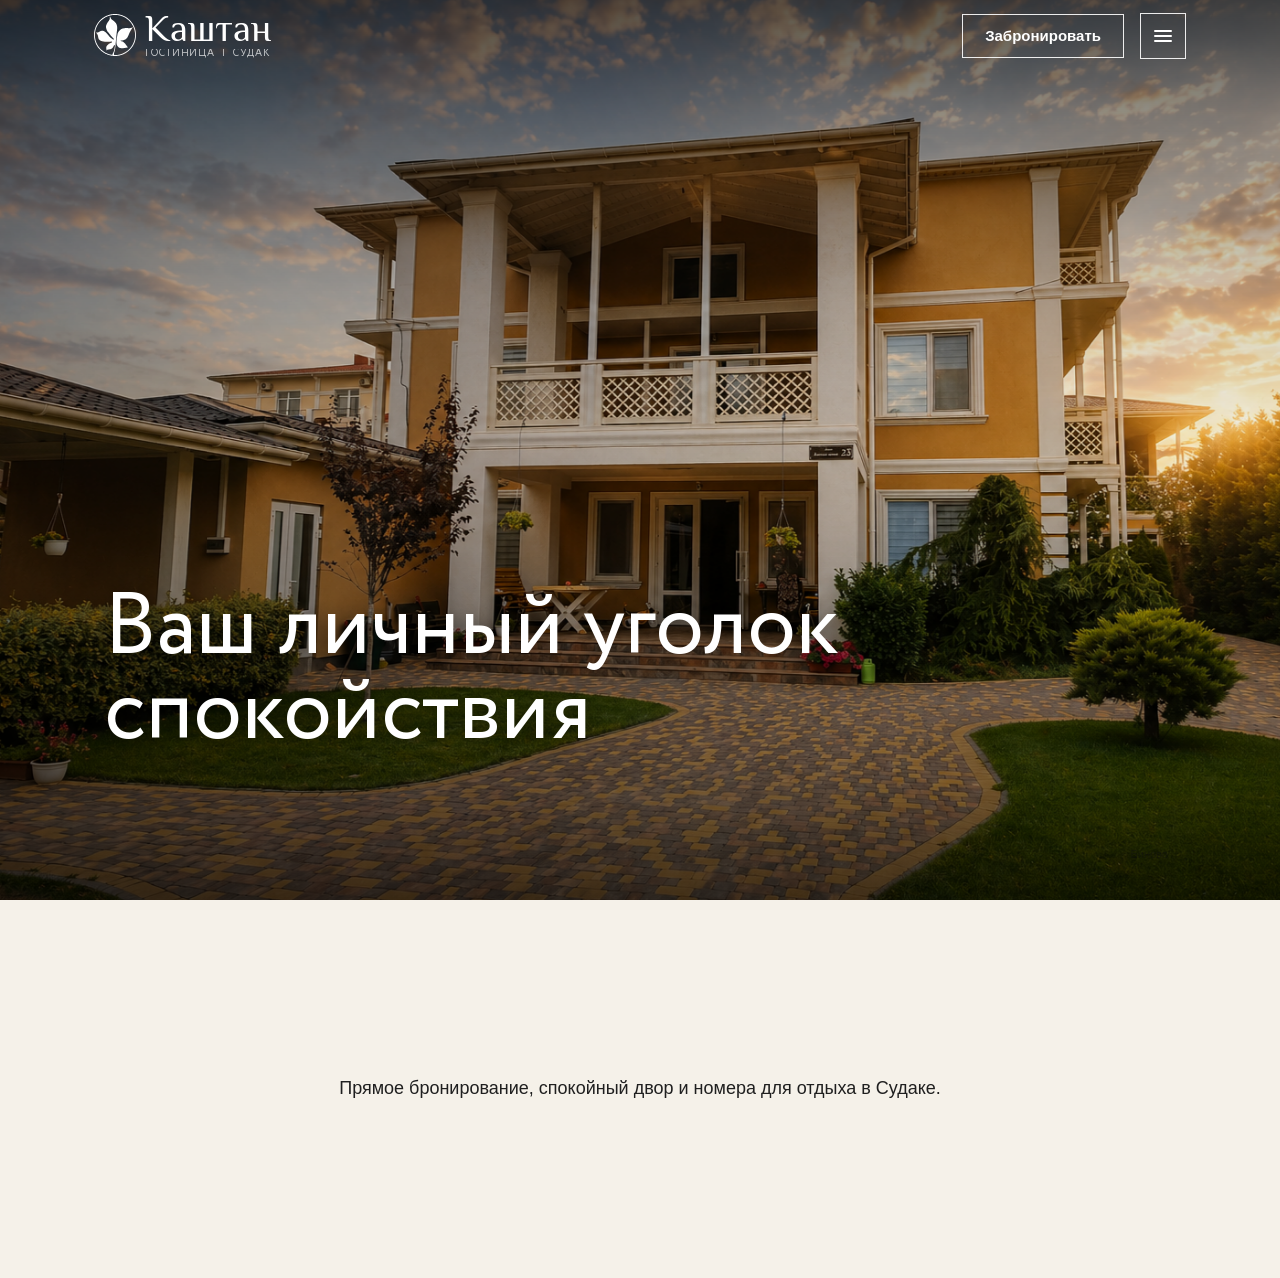
<file: index.html>
<!doctype html>
<html lang="ru">
  <head>
    <meta charset="UTF-8" />
    <meta name="viewport" content="width=device-width, initial-scale=1.0" />
    <title>Хиро Каштан - вариант 03</title>
    <link rel="stylesheet" href="assets/hero-prototype.css" />
    <style>
      .hero {
        --hero-position-desktop: center 53%;
        --hero-position-mobile: center center;
      }
    </style>
  </head>
  <body class="hero-page--selected">
    <header class="site-header">
      <div class="site-header__inner">
        <a class="brand" href="#" aria-label="Каштан">
          <img class="brand__logo" src="assets/kashtan_logo_white_only_exact.svg" alt="" aria-hidden="true" />
          <span class="brand__text" aria-hidden="true">
            <span class="brand__name">Каштан</span>
            <span class="brand__tagline">
              <span>гостиница</span>
              <span>|</span>
              <span>Судак</span>
            </span>
          </span>
        </a>

        <a class="booking-button" href="booking.html" aria-label="Забронировать номер">Забронировать</a>

        <button class="menu-toggle" type="button" aria-label="Открыть меню" aria-controls="headerMenu" aria-expanded="false">
          <span class="menu-toggle__lines" aria-hidden="true"><span></span></span>
        </button>
      </div>
    </header>

    <nav class="header-menu" id="headerMenu" aria-label="Меню шапки">
      <a href="#">Номера</a>
      <a href="#">Территория</a>
      <a href="#">Фото</a>
      <a href="#">Контакты</a>
    </nav>

    <main>
      <section class="hero" aria-label="Главный экран">
        <img class="hero__image" src="assets/hero/hero-prototype-03.png" alt="Гостиница Каштан в Судаке на закате" />
        <div class="hero__content">
          <h1 class="hero__title">Ваш личный уголок спокойствия</h1>
          <div class="left" id="_bn_widget_" aria-label="Виджет бронирования Bnovo">
            <a href="https://bnovo.ru/" id="_bnovo_link_" target="_blank" rel="noreferrer">Биново</a>
          </div>
        </div>
      </section>

      <section class="below-hero">
        <p>Прямое бронирование, спокойный двор и номера для отдыха в Судаке.</p>
      </section>
    </main>

    <script src="https://widget.reservationsteps.ru/js/bnovo.js"></script>
    <script src="assets/bnovo-widget.js"></script>
    <script src="assets/hero-prototype.js"></script>
  </body>
</html>
</file>
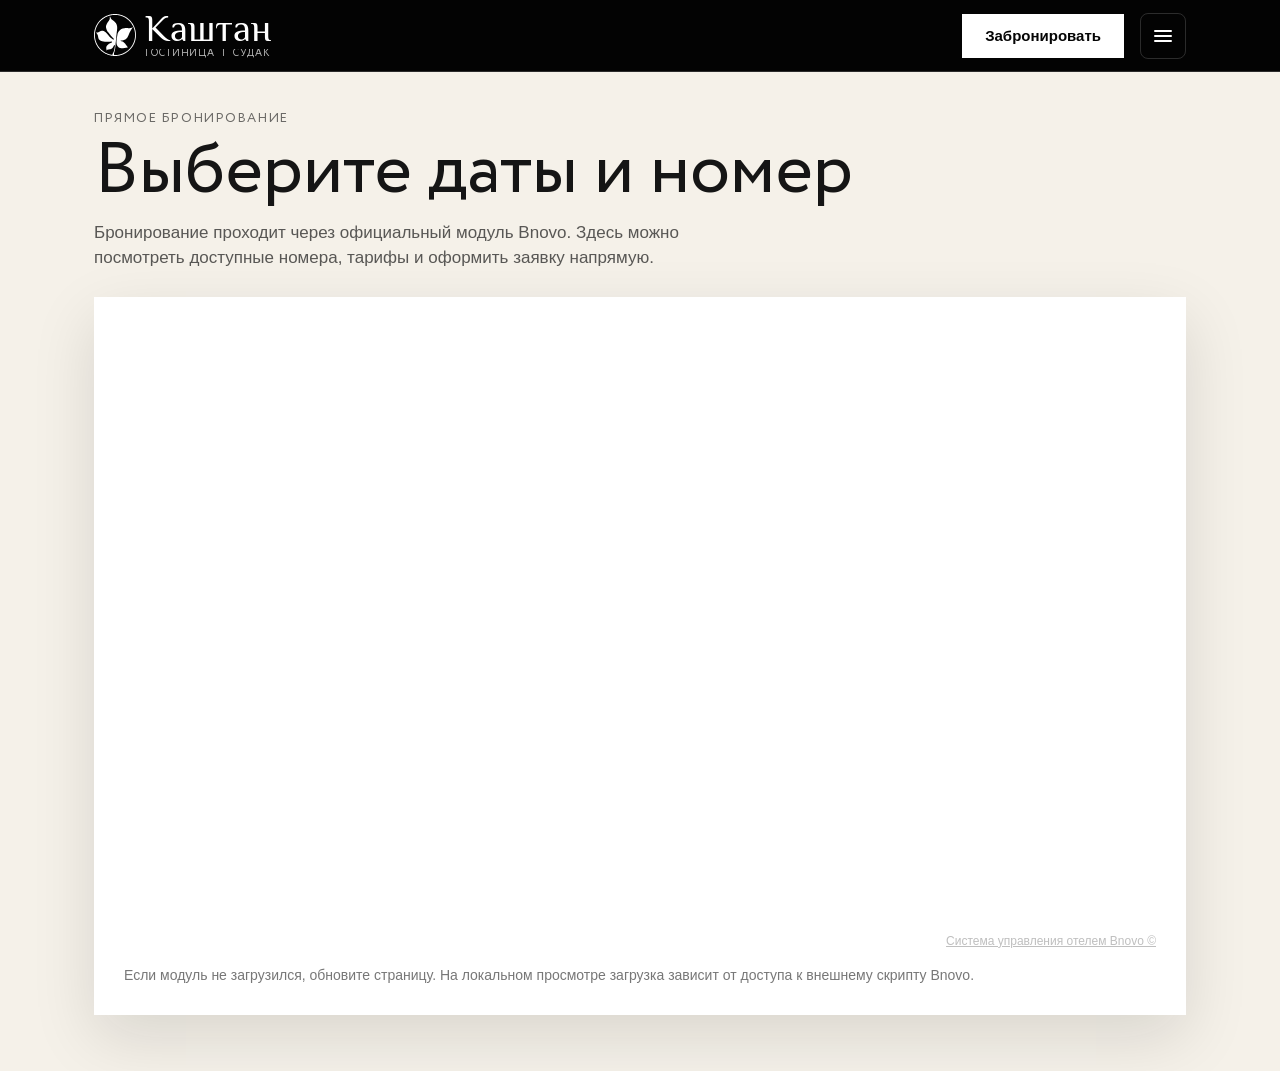
<file: booking.html>
<!doctype html>
<html lang="ru">
  <head>
    <meta charset="UTF-8" />
    <meta name="viewport" content="width=device-width, initial-scale=1.0" />
    <title>Бронирование - гостиница Каштан</title>
    <link rel="stylesheet" href="assets/hero-prototype.css" />
  </head>
  <body class="booking-page">
    <header class="site-header">
      <div class="site-header__inner">
        <a class="brand" href="index.html" aria-label="Каштан">
          <img class="brand__logo" src="assets/kashtan_logo_white_only_exact.svg" alt="" aria-hidden="true" />
          <span class="brand__text" aria-hidden="true">
            <span class="brand__name">Каштан</span>
            <span class="brand__tagline">
              <span>гостиница</span>
              <span>|</span>
              <span>Судак</span>
            </span>
          </span>
        </a>

        <a class="booking-button" href="booking.html" aria-label="Забронировать номер">Забронировать</a>

        <button class="menu-toggle" type="button" aria-label="Открыть меню" aria-controls="headerMenu" aria-expanded="false">
          <span class="menu-toggle__lines" aria-hidden="true"><span></span></span>
        </button>
      </div>
    </header>

    <nav class="header-menu" id="headerMenu" aria-label="Меню шапки">
      <a href="index.html#rooms">Номера</a>
      <a href="index.html#territory">Территория</a>
      <a href="index.html#photos">Фото</a>
      <a href="index.html#contacts">Контакты</a>
    </nav>

    <main class="booking-main">
      <section class="booking-hero" aria-labelledby="bookingTitle">
        <p class="booking-hero__eyebrow">Прямое бронирование</p>
        <h1 class="booking-hero__title" id="bookingTitle">Выберите даты и номер</h1>
        <p class="booking-hero__text">
          Бронирование проходит через официальный модуль Bnovo. Здесь можно посмотреть доступные номера, тарифы и оформить заявку напрямую.
        </p>
      </section>

      <section class="booking-module" aria-label="Модуль бронирования Bnovo">
        <div class="booking-module__embed">
          <div id="booking_iframe">
            <div
              id="bn_iframe"
              style="font-family: 'Proxima nova', 'Helvetica Neue', 'Cera Pro Medium', Arial, Helvetica, sans-serif; position: absolute; right: 0; bottom: 0; font-size: 12px; line-height: 1em; opacity: .5; z-index: 10; margin-top: 10px;"
            >
              <div style="color: #1403fc!important; background: rgba(0, 0, 0, 0)!important;">
                <a
                  style="color: #808080!important; background: #fff!important;"
                  href="https://bnovo.ru/bnovo-mb/?utm_source=client_modul_br"
                  id="bnovo_link"
                  target="_blank"
                  rel="noreferrer"
                >
                  Система управления отелем Bnovo ©
                </a>
              </div>
            </div>
          </div>
        </div>
        <p class="booking-module__hint">
          Если модуль не загрузился, обновите страницу. На локальном просмотре загрузка зависит от доступа к внешнему скрипту Bnovo.
        </p>
      </section>
    </main>

    <script src="https://widget.reservationsteps.ru/iframe/library/dist/booking_iframe.js"></script>
    <script>
      (() => {
        const initBnovo = () => {
          if (typeof BookingIframe !== "function") {
            return;
          }

          const bnovoBookFrame = new BookingIframe({
            html_id: "booking_iframe",
            uid: "d9c69418-efd6-4234-b6d1-d315ee3170ed",
            lang: "ru",
            width: "auto",
            height: "auto",
            rooms: "",
            IsMobile: "0",
            scroll_to_rooms: "0",
            fixed_header_selector: ".site-header",
            fixed_mobile_header_width: 800,
            fixed_mobile_header_selector: ".site-header",
            fixed_footer_selector: "",
            fixed_mobile_footer_width: 800,
            fixed_mobile_footer_selector: "",
          });

          bnovoBookFrame.init();
        };

        if (document.readyState === "loading") {
          document.addEventListener("DOMContentLoaded", initBnovo);
        } else {
          initBnovo();
        }
      })();
    </script>
    <script src="assets/hero-prototype.js"></script>
  </body>
</html>
</file>
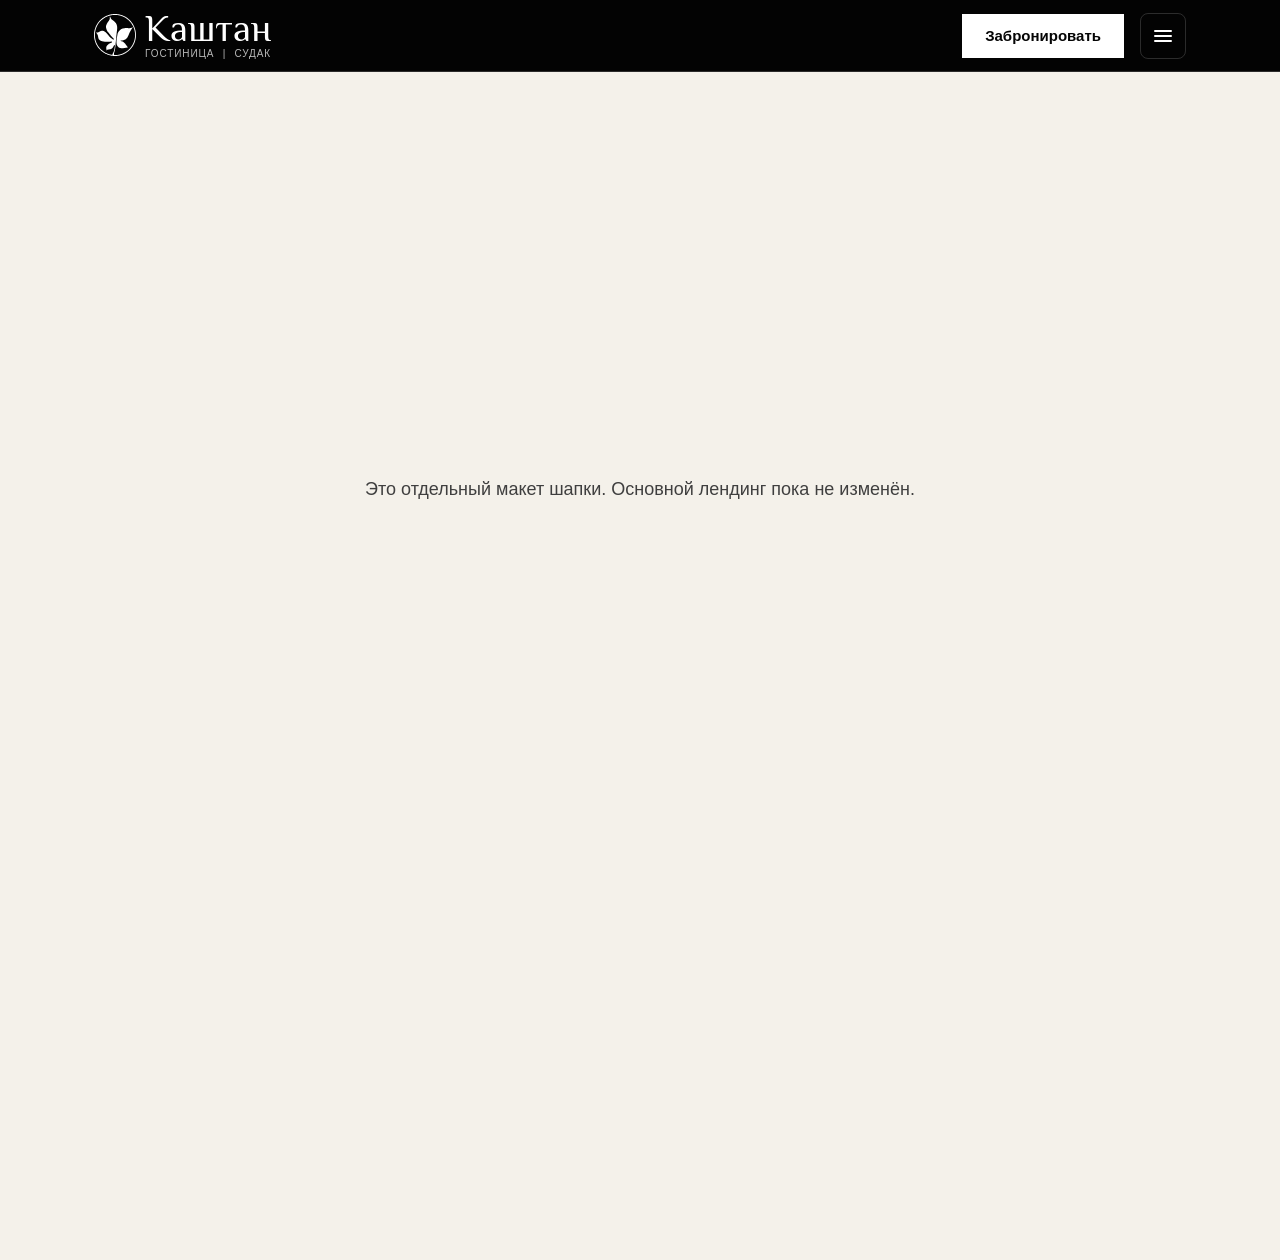
<file: header-prototype.html>
<!doctype html>
<html lang="ru">
  <head>
    <meta charset="UTF-8" />
    <meta name="viewport" content="width=device-width, initial-scale=1.0" />
    <title>Шапка лендинга Каштан</title>
    <style>
      :root {
        --header-bg: #030303;
        --header-fg: #ffffff;
        --header-muted: rgba(255, 255, 255, 0.72);
        --header-line: rgba(255, 255, 255, 0.16);
        --header-hover: rgba(255, 255, 255, 0.1);
      }

      @font-face {
        font-family: "Eterna Breaks";
        src: url("assets/fonts/EternaBreaks-Regular.ttf") format("truetype");
        font-display: swap;
        font-style: normal;
        font-weight: 400;
      }

      @font-face {
        font-family: "Philosopher";
        src: url("assets/fonts/Philosopher-Regular.ttf") format("truetype");
        font-display: swap;
        font-style: normal;
        font-weight: 400;
      }

      @font-face {
        font-family: "Circe";
        src: local("Circe"), local("Circe Regular");
        font-display: swap;
        font-style: normal;
        font-weight: 400;
      }

      * {
        box-sizing: border-box;
      }

      html {
        font-size: 16px;
      }

      body {
        min-height: 140vh;
        margin: 0;
        color: #1d1d1d;
        background: #f4f1ea;
        font-family: Arial, Helvetica, sans-serif;
      }

      .site-header {
        position: fixed;
        z-index: 50;
        top: 0;
        left: 0;
        right: 0;
        height: 64px;
        color: var(--header-fg);
        background: var(--header-bg);
        border-bottom: 1px solid var(--header-line);
        transition:
          background 180ms ease,
          border-color 180ms ease,
          backdrop-filter 180ms ease;
      }

      .site-header.is-scrolled {
        background: rgba(3, 3, 3, 0.6);
        border-color: rgba(255, 255, 255, 0.1);
        backdrop-filter: blur(12px);
      }

      .site-header__inner {
        display: grid;
        grid-template-columns: minmax(0, 1fr) auto auto;
        align-items: center;
        gap: 10px;
        width: min(1180px, 100%);
        height: 100%;
        margin: 0 auto;
        padding: 0 clamp(14px, 4vw, 44px);
      }

      .brand {
        display: inline-flex;
        min-width: 0;
        align-items: center;
        gap: 9px;
        color: var(--header-fg);
        text-decoration: none;
      }

      .brand__logo {
        width: 36px;
        height: 36px;
        flex: 0 0 auto;
        object-fit: contain;
      }

      .brand__text {
        display: grid;
        min-width: 0;
        width: max-content;
        max-width: 100%;
      }

      .brand__name {
        min-width: 0;
        overflow: hidden;
        font-family: "Philosopher", Georgia, "Times New Roman", serif;
        font-size: clamp(25px, 6vw, 34px);
        font-weight: 400;
        line-height: 0.9;
        letter-spacing: 0;
        text-overflow: ellipsis;
        white-space: nowrap;
      }

      .brand__tagline {
        display: flex;
        width: 100%;
        justify-content: space-between;
        margin-top: 3px;
        overflow: hidden;
        color: var(--header-muted);
        font-family: "Circe", Arial, Helvetica, sans-serif;
        font-size: clamp(8px, 2.2vw, 10px);
        font-weight: 400;
        line-height: 1;
        letter-spacing: 0.09em;
        text-transform: uppercase;
        white-space: nowrap;
      }

      .booking-button {
        display: inline-flex;
        align-items: center;
        justify-content: center;
        min-height: 40px;
        padding: 0 15px;
        border: 1px solid var(--header-fg);
        border-radius: 0;
        color: #050505;
        background: var(--header-fg);
        font-size: 14px;
        font-weight: 700;
        line-height: 1;
        text-decoration: none;
        white-space: nowrap;
        transition:
          background 180ms ease,
          color 180ms ease,
          border-color 180ms ease,
          transform 180ms ease;
      }

      .booking-button:hover,
      .booking-button:focus-visible {
        border-color: var(--header-fg);
        color: var(--header-fg);
        background: transparent;
      }

      .booking-button:active {
        transform: translateY(1px);
      }

      .menu-toggle {
        display: inline-grid;
        width: 42px;
        height: 42px;
        place-items: center;
        border: 1px solid var(--header-line);
        border-radius: 8px;
        color: var(--header-fg);
        background: transparent;
        cursor: pointer;
        transition:
          background 180ms ease,
          border-color 180ms ease;
      }

      .menu-toggle:hover,
      .menu-toggle:focus-visible {
        border-color: rgba(255, 255, 255, 0.5);
        background: var(--header-hover);
      }

      .menu-toggle__lines {
        position: relative;
        width: 18px;
        height: 12px;
      }

      .menu-toggle__lines::before,
      .menu-toggle__lines::after,
      .menu-toggle__lines span {
        position: absolute;
        left: 0;
        width: 18px;
        height: 2px;
        border-radius: 999px;
        background: currentColor;
        content: "";
        transform-origin: center;
        transition:
          top 180ms ease,
          bottom 180ms ease,
          opacity 140ms ease,
          transform 220ms ease;
      }

      .menu-toggle__lines::before {
        top: 0;
      }

      .menu-toggle__lines span {
        top: 5px;
      }

      .menu-toggle__lines::after {
        bottom: 0;
      }

      .menu-toggle.is-open .menu-toggle__lines::before {
        top: 5px;
        transform: rotate(45deg);
      }

      .menu-toggle.is-open .menu-toggle__lines span {
        opacity: 0;
        transform: scaleX(0);
      }

      .menu-toggle.is-open .menu-toggle__lines::after {
        bottom: 5px;
        transform: rotate(-45deg);
      }

      .header-menu {
        position: fixed;
        z-index: 49;
        top: 64px;
        left: 0;
        right: 0;
        display: none;
        gap: 4px;
        padding: 10px clamp(14px, 4vw, 44px) 14px;
        color: var(--header-fg);
        background: var(--header-bg);
        border-bottom: 1px solid var(--header-line);
        box-shadow: 0 18px 34px rgba(0, 0, 0, 0.28);
      }

      .header-menu.is-open {
        display: grid;
      }

      .header-menu a {
        width: min(1180px, 100%);
        margin: 0 auto;
        padding: 13px 0;
        color: var(--header-fg);
        border-bottom: 1px solid rgba(255, 255, 255, 0.08);
        font-size: 17px;
        font-weight: 650;
        text-decoration: none;
      }

      .header-menu a:last-child {
        border-bottom: 0;
      }

      .prototype-stage {
        display: grid;
        min-height: 100vh;
        place-items: center;
        padding: 120px 18px 40px;
      }

      .prototype-note {
        max-width: 620px;
        margin: 0;
        color: #3f3f3f;
        font-size: 18px;
        line-height: 1.55;
        text-align: center;
      }

      @media (min-width: 760px) {
        .site-header {
          height: 72px;
        }

        .site-header__inner {
          gap: 16px;
        }

        .brand__logo {
          width: 42px;
          height: 42px;
        }

        .brand__name {
          font-size: 37px;
        }

        .brand__tagline {
          font-size: 10px;
        }

        .booking-button {
          min-height: 44px;
          padding: 0 22px;
          font-size: 15px;
        }

        .menu-toggle {
          width: 46px;
          height: 46px;
        }

        .header-menu {
          top: 72px;
        }
      }

      @media (max-width: 374px) {
        .site-header__inner {
          gap: 8px;
          padding-inline: 10px;
        }

        .brand {
          gap: 7px;
        }

        .brand__logo {
          width: 32px;
          height: 32px;
        }

        .brand__name {
          font-size: 22px;
        }

        .brand__tagline {
          margin-top: 2px;
          font-size: 7px;
        }

        .booking-button {
          min-height: 38px;
          padding: 0 11px;
          font-size: 13px;
        }

        .menu-toggle {
          width: 38px;
          height: 38px;
        }
      }
    </style>
  </head>
  <body>
    <header class="site-header">
      <div class="site-header__inner">
        <a class="brand" href="#" aria-label="Каштан">
          <img
            class="brand__logo"
            src="assets/kashtan_logo_white_only_exact.svg"
            alt=""
            aria-hidden="true"
          />
          <span class="brand__text" aria-hidden="true">
            <span class="brand__name">Каштан</span>
            <span class="brand__tagline">
              <span>гостиница</span>
              <span>|</span>
              <span>Судак</span>
            </span>
          </span>
        </a>

        <a class="booking-button" href="#" aria-label="Забронировать номер">Забронировать</a>

        <button
          class="menu-toggle"
          type="button"
          aria-label="Открыть меню"
          aria-controls="headerMenu"
          aria-expanded="false"
        >
          <span class="menu-toggle__lines" aria-hidden="true"><span></span></span>
        </button>
      </div>
    </header>

    <nav class="header-menu" id="headerMenu" aria-label="Меню шапки">
      <a href="#">Номера</a>
      <a href="#">Территория</a>
      <a href="#">Фото</a>
      <a href="#">Контакты</a>
    </nav>

    <main class="prototype-stage">
      <p class="prototype-note">
        Это отдельный макет шапки. Основной лендинг пока не изменён.
      </p>
    </main>

    <script>
      (() => {
        const header = document.querySelector(".site-header");
        const toggle = document.querySelector(".menu-toggle");
        const menu = document.querySelector("#headerMenu");

        if (!toggle || !menu) {
          return;
        }

        const setMenuState = (isOpen) => {
          menu.classList.toggle("is-open", isOpen);
          toggle.classList.toggle("is-open", isOpen);
          toggle.setAttribute("aria-expanded", String(isOpen));
          toggle.setAttribute("aria-label", isOpen ? "Закрыть меню" : "Открыть меню");
        };

        const updateHeaderOnScroll = () => {
          header?.classList.toggle("is-scrolled", window.scrollY > 8);
        };

        updateHeaderOnScroll();
        window.addEventListener("scroll", updateHeaderOnScroll, { passive: true });

        toggle.addEventListener("click", (event) => {
          event.stopPropagation();
          setMenuState(!menu.classList.contains("is-open"));
        });

        menu.addEventListener("click", (event) => {
          if (event.target.closest("a")) {
            setMenuState(false);
          }
        });

        document.addEventListener("click", (event) => {
          const isOpen = menu.classList.contains("is-open");
          const clickedInsideHeader = event.target.closest(".site-header");
          const clickedInsideMenu = event.target.closest("#headerMenu");

          if (isOpen && !clickedInsideHeader && !clickedInsideMenu) {
            setMenuState(false);
          }
        });

        document.addEventListener("keydown", (event) => {
          if (event.key === "Escape") {
            setMenuState(false);
          }
        });
      })();
    </script>
  </body>
</html>
</file>
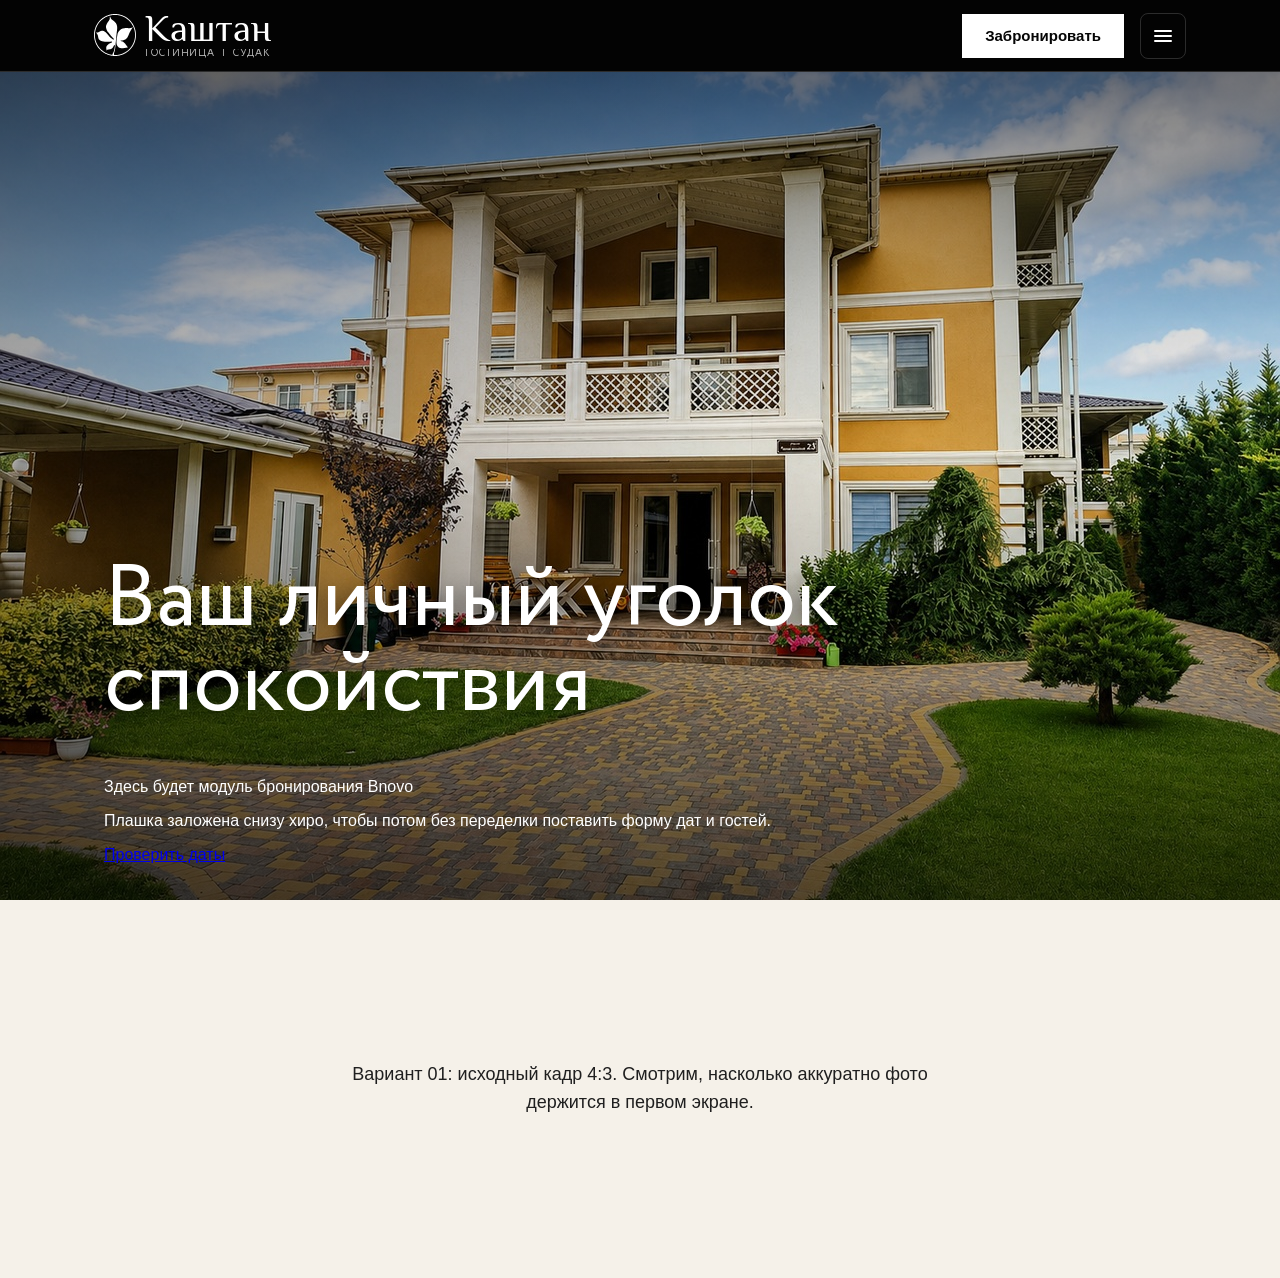
<file: hero-prototype-01.html>
<!doctype html>
<html lang="ru">
  <head>
    <meta charset="UTF-8" />
    <meta name="viewport" content="width=device-width, initial-scale=1.0" />
    <title>Хиро Каштан - вариант 01</title>
    <link rel="stylesheet" href="assets/hero-prototype.css" />
    <style>
      .hero {
        --hero-position-desktop: center 47%;
        --hero-position-mobile: center center;
      }
    </style>
  </head>
  <body>
    <header class="site-header">
      <div class="site-header__inner">
        <a class="brand" href="#" aria-label="Каштан">
          <img class="brand__logo" src="assets/kashtan_logo_white_only_exact.svg" alt="" aria-hidden="true" />
          <span class="brand__text" aria-hidden="true">
            <span class="brand__name">Каштан</span>
            <span class="brand__tagline">
              <span>гостиница</span>
              <span>|</span>
              <span>Судак</span>
            </span>
          </span>
        </a>

        <a class="booking-button" href="#" aria-label="Забронировать номер">Забронировать</a>

        <button class="menu-toggle" type="button" aria-label="Открыть меню" aria-controls="headerMenu" aria-expanded="false">
          <span class="menu-toggle__lines" aria-hidden="true"><span></span></span>
        </button>
      </div>
    </header>

    <nav class="header-menu" id="headerMenu" aria-label="Меню шапки">
      <a href="#">Номера</a>
      <a href="#">Территория</a>
      <a href="#">Фото</a>
      <a href="#">Контакты</a>
    </nav>

    <main>
      <section class="hero" aria-label="Главный экран">
        <img class="hero__image" src="assets/hero/hero-prototype-01.jpg" alt="Гостиница Каштан в Судаке" />
        <div class="hero__content">
          <h1 class="hero__title">Ваш личный уголок спокойствия</h1>
          <div class="booking-widget-placeholder" aria-label="Место под модуль бронирования Bnovo">
            <div>
              <p class="booking-widget-placeholder__title">Здесь будет модуль бронирования Bnovo</p>
              <p class="booking-widget-placeholder__note">Плашка заложена снизу хиро, чтобы потом без переделки поставить форму дат и гостей.</p>
            </div>
            <a class="booking-widget-placeholder__button" href="#">Проверить даты</a>
          </div>
        </div>
      </section>

      <section class="below-hero">
        <p>Вариант 01: исходный кадр 4:3. Смотрим, насколько аккуратно фото держится в первом экране.</p>
      </section>
    </main>

    <script src="assets/hero-prototype.js"></script>
  </body>
</html>
</file>
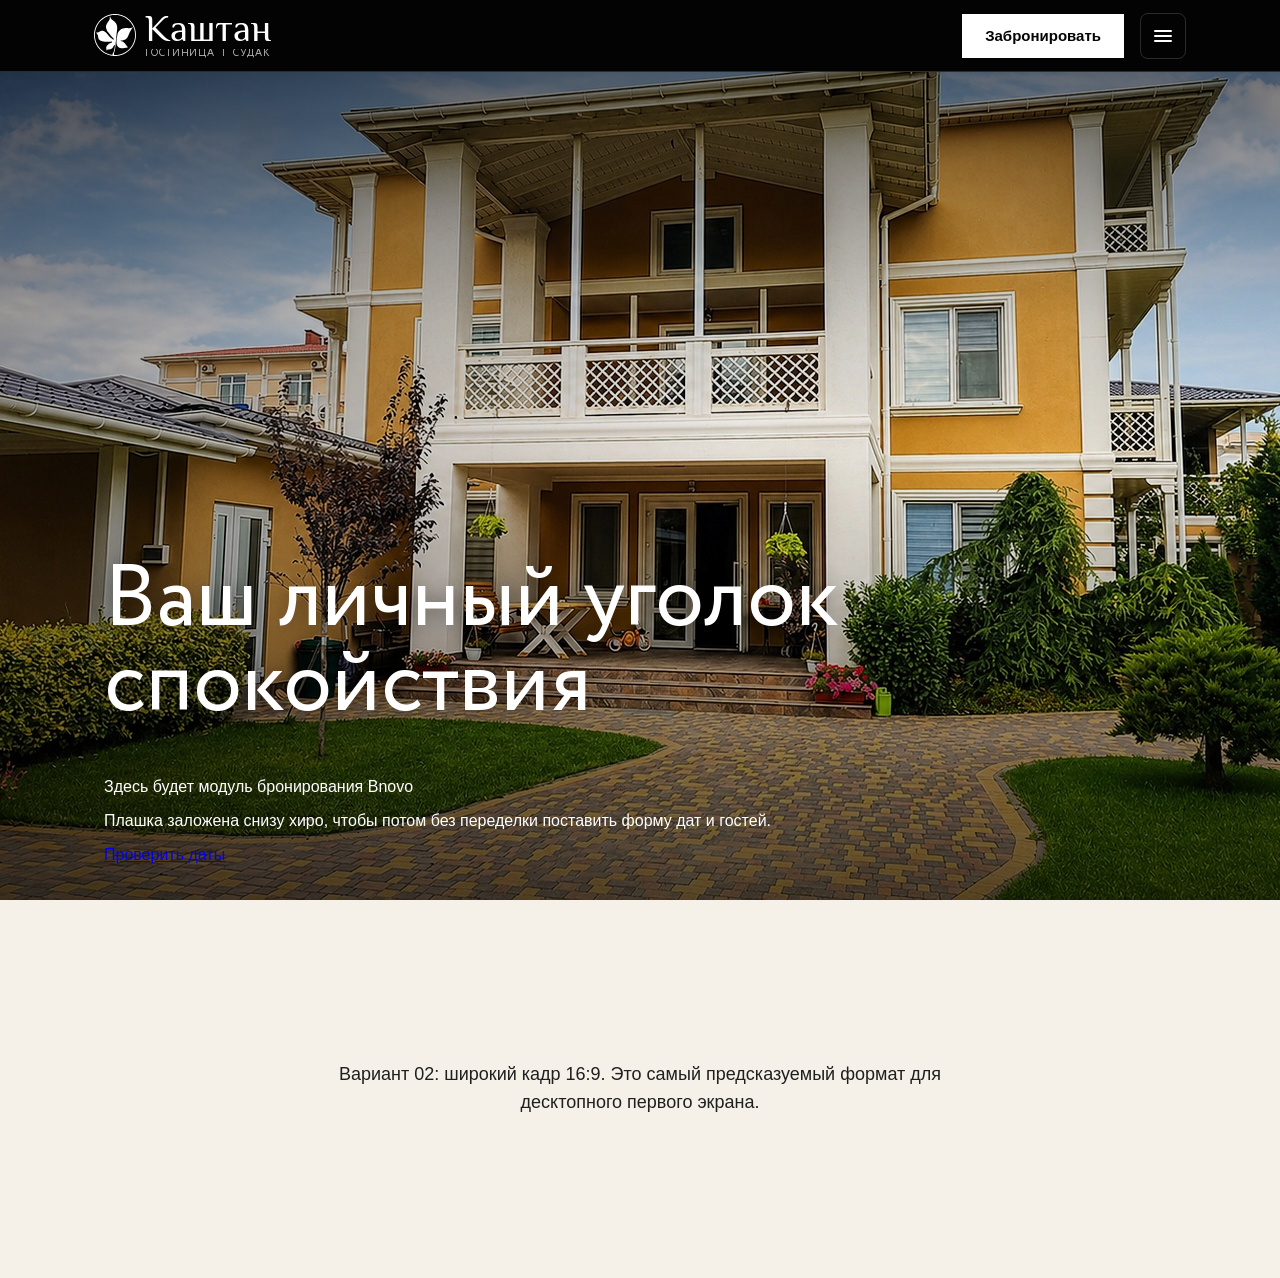
<file: hero-prototype-02.html>
<!doctype html>
<html lang="ru">
  <head>
    <meta charset="UTF-8" />
    <meta name="viewport" content="width=device-width, initial-scale=1.0" />
    <title>Хиро Каштан - вариант 02</title>
    <link rel="stylesheet" href="assets/hero-prototype.css" />
    <style>
      .hero {
        --hero-position-desktop: center center;
        --hero-position-mobile: center center;
      }
    </style>
  </head>
  <body>
    <header class="site-header">
      <div class="site-header__inner">
        <a class="brand" href="#" aria-label="Каштан">
          <img class="brand__logo" src="assets/kashtan_logo_white_only_exact.svg" alt="" aria-hidden="true" />
          <span class="brand__text" aria-hidden="true">
            <span class="brand__name">Каштан</span>
            <span class="brand__tagline">
              <span>гостиница</span>
              <span>|</span>
              <span>Судак</span>
            </span>
          </span>
        </a>

        <a class="booking-button" href="#" aria-label="Забронировать номер">Забронировать</a>

        <button class="menu-toggle" type="button" aria-label="Открыть меню" aria-controls="headerMenu" aria-expanded="false">
          <span class="menu-toggle__lines" aria-hidden="true"><span></span></span>
        </button>
      </div>
    </header>

    <nav class="header-menu" id="headerMenu" aria-label="Меню шапки">
      <a href="#">Номера</a>
      <a href="#">Территория</a>
      <a href="#">Фото</a>
      <a href="#">Контакты</a>
    </nav>

    <main>
      <section class="hero" aria-label="Главный экран">
        <img class="hero__image" src="assets/hero/hero-prototype-02.jpg" alt="Гостиница Каштан в Судаке" />
        <div class="hero__content">
          <h1 class="hero__title">Ваш личный уголок спокойствия</h1>
          <div class="booking-widget-placeholder" aria-label="Место под модуль бронирования Bnovo">
            <div>
              <p class="booking-widget-placeholder__title">Здесь будет модуль бронирования Bnovo</p>
              <p class="booking-widget-placeholder__note">Плашка заложена снизу хиро, чтобы потом без переделки поставить форму дат и гостей.</p>
            </div>
            <a class="booking-widget-placeholder__button" href="#">Проверить даты</a>
          </div>
        </div>
      </section>

      <section class="below-hero">
        <p>Вариант 02: широкий кадр 16:9. Это самый предсказуемый формат для десктопного первого экрана.</p>
      </section>
    </main>

    <script src="assets/hero-prototype.js"></script>
  </body>
</html>
</file>
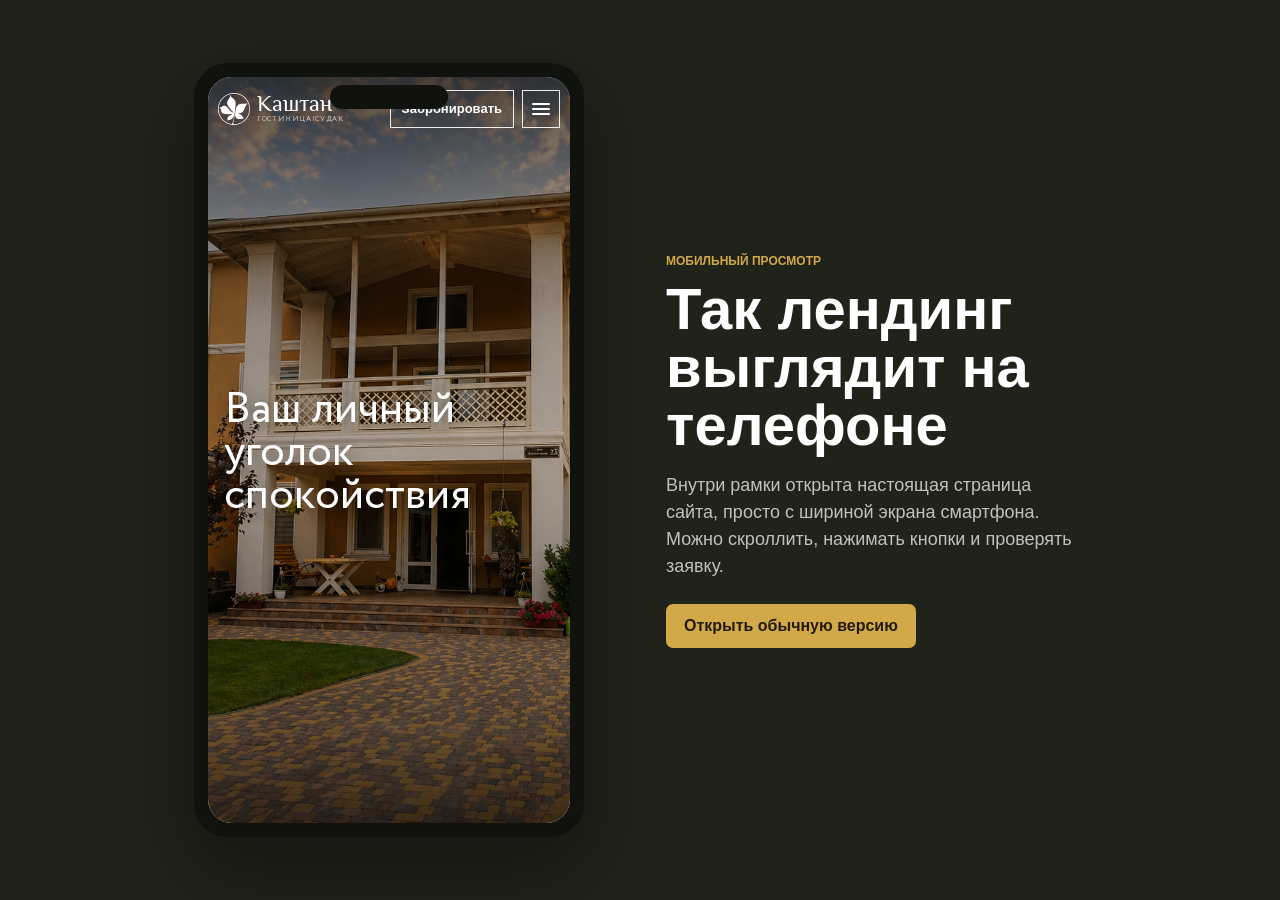
<file: mobile-preview.html>
<!doctype html>
<html lang="ru">
  <head>
    <meta charset="UTF-8" />
    <meta name="viewport" content="width=device-width, initial-scale=1.0" />
    <title>Мобильный просмотр - Каштан</title>
    <style>
      :root {
        --bg: #202319;
        --phone: #10120d;
        --screen: #f7f3ea;
        --ink: #ffffff;
        --muted: rgba(255, 255, 255, 0.72);
        --gold: #d2a949;
      }

      * {
        box-sizing: border-box;
      }

      body {
        min-height: 100vh;
        margin: 0;
        display: grid;
        grid-template-columns: minmax(280px, 430px) minmax(260px, 420px);
        align-items: center;
        justify-content: center;
        gap: 42px;
        padding: 34px;
        background: var(--bg);
        color: var(--ink);
        font-family: Arial, Helvetica, sans-serif;
      }

      .phone {
        width: min(100%, 390px);
        height: min(86vh, 844px);
        min-height: 680px;
        padding: 14px;
        border-radius: 34px;
        background: var(--phone);
        box-shadow: 0 30px 80px rgba(0, 0, 0, 0.4);
      }

      .screen {
        position: relative;
        overflow: hidden;
        height: 100%;
        border-radius: 24px;
        background: var(--screen);
      }

      .notch {
        position: absolute;
        z-index: 2;
        top: 8px;
        left: 50%;
        width: 118px;
        height: 24px;
        transform: translateX(-50%);
        border-radius: 99px;
        background: var(--phone);
      }

      iframe {
        width: 100%;
        height: 100%;
        border: 0;
      }

      .notes {
        max-width: 420px;
      }

      .eyebrow {
        margin: 0 0 10px;
        color: var(--gold);
        font-size: 12px;
        font-weight: 800;
        text-transform: uppercase;
      }

      h1 {
        margin: 0;
        font-size: clamp(34px, 6vw, 58px);
        line-height: 1;
      }

      p {
        margin: 18px 0 0;
        color: var(--muted);
        font-size: 18px;
        line-height: 1.5;
      }

      a {
        display: inline-flex;
        margin-top: 24px;
        padding: 13px 18px;
        border-radius: 7px;
        background: var(--gold);
        color: #241b07;
        font-weight: 900;
        text-decoration: none;
      }

      @media (max-width: 860px) {
        body {
          grid-template-columns: 1fr;
          padding: 18px;
        }

        .notes {
          order: -1;
        }

        .phone {
          height: 82vh;
          min-height: 620px;
        }
      }
    </style>
  </head>
  <body>
    <div class="phone" aria-label="Превью сайта на телефоне">
      <div class="screen">
        <div class="notch"></div>
        <iframe src="index.html" title="Мобильная версия лендинга"></iframe>
      </div>
    </div>

    <section class="notes">
      <p class="eyebrow">Мобильный просмотр</p>
      <h1>Так лендинг выглядит на телефоне</h1>
      <p>
        Внутри рамки открыта настоящая страница сайта, просто с шириной экрана смартфона.
        Можно скроллить, нажимать кнопки и проверять заявку.
      </p>
      <a href="index.html">Открыть обычную версию</a>
    </section>
  </body>
</html>
</file>
<file: assets/hero-prototype.css>
:root {
  --header-bg: #030303;
  --header-fg: #ffffff;
  --header-muted: rgba(255, 255, 255, 0.72);
  --header-line: rgba(255, 255, 255, 0.16);
  --header-hover: rgba(255, 255, 255, 0.1);
}

@font-face {
  font-family: "Philosopher";
  src: url("fonts/Philosopher-Regular.ttf") format("truetype");
  font-display: swap;
  font-style: normal;
  font-weight: 400;
}

@font-face {
  font-family: "Circe";
  src: url("fonts/Circe-Regular.ttf") format("truetype");
  font-display: swap;
  font-style: normal;
  font-weight: 400;
}

* {
  box-sizing: border-box;
}

html {
  font-size: 16px;
}

body {
  min-height: 140vh;
  margin: 0;
  color: #ffffff;
  background: #070707;
  font-family: Arial, Helvetica, sans-serif;
}

.site-header {
  position: fixed;
  z-index: 50;
  top: 0;
  left: 0;
  right: 0;
  height: 64px;
  color: var(--header-fg);
  background: var(--header-bg);
  border-bottom: 1px solid var(--header-line);
  transition:
    background 180ms ease,
    border-color 180ms ease,
    backdrop-filter 180ms ease;
}

.site-header.is-scrolled {
  background: rgba(3, 3, 3, 0.6);
  border-color: rgba(255, 255, 255, 0.1);
  backdrop-filter: blur(12px);
}

.hero-page--selected .site-header {
  background: transparent;
  border-color: transparent;
}

.hero-page--selected .site-header.is-scrolled {
  background: rgba(3, 3, 3, 0.5);
  border-color: rgba(255, 255, 255, 0.08);
  backdrop-filter: blur(12px);
}

.site-header__inner {
  display: grid;
  grid-template-columns: minmax(0, 1fr) auto auto;
  align-items: center;
  gap: 10px;
  width: min(1180px, 100%);
  height: 100%;
  margin: 0 auto;
  padding: 0 clamp(14px, 4vw, 44px);
}

.brand {
  display: inline-flex;
  min-width: 0;
  align-items: center;
  gap: 9px;
  color: var(--header-fg);
  text-decoration: none;
}

.brand__logo {
  width: 36px;
  height: 36px;
  flex: 0 0 auto;
  object-fit: contain;
}

.brand__text {
  display: grid;
  min-width: 0;
  width: max-content;
  max-width: 100%;
}

.brand__name {
  min-width: 0;
  overflow: hidden;
  font-family: "Philosopher", Georgia, "Times New Roman", serif;
  font-size: clamp(25px, 6vw, 34px);
  font-weight: 400;
  line-height: 0.9;
  letter-spacing: 0;
  text-overflow: ellipsis;
  white-space: nowrap;
}

.brand__tagline {
  display: flex;
  width: 100%;
  justify-content: space-between;
  margin-top: 3px;
  overflow: hidden;
  color: var(--header-muted);
  font-family: "Circe", Arial, Helvetica, sans-serif;
  font-size: clamp(8px, 2.2vw, 10px);
  font-weight: 400;
  line-height: 1;
  letter-spacing: 0.09em;
  text-transform: uppercase;
  white-space: nowrap;
}

.booking-button {
  display: inline-flex;
  align-items: center;
  justify-content: center;
  min-height: 40px;
  padding: 0 15px;
  border: 1px solid var(--header-fg);
  border-radius: 0;
  color: #050505;
  background: var(--header-fg);
  font-size: 14px;
  font-weight: 700;
  line-height: 1;
  text-decoration: none;
  white-space: nowrap;
  transition:
    background 180ms ease,
    color 180ms ease,
    border-color 180ms ease,
    transform 180ms ease;
}

.booking-button:hover,
.booking-button:focus-visible {
  border-color: var(--header-fg);
  color: var(--header-fg);
  background: transparent;
}

.booking-button:active {
  transform: translateY(1px);
}

.menu-toggle {
  display: inline-grid;
  width: 42px;
  height: 42px;
  place-items: center;
  border: 1px solid var(--header-line);
  border-radius: 8px;
  color: var(--header-fg);
  background: transparent;
  cursor: pointer;
  transition:
    background 180ms ease,
    border-color 180ms ease;
}

.menu-toggle:hover,
.menu-toggle:focus-visible {
  border-color: rgba(255, 255, 255, 0.5);
  background: var(--header-hover);
}

.hero-page--selected .site-header:not(.is-scrolled) .booking-button {
  border-color: rgba(255, 255, 255, 0.9);
  color: #ffffff;
  background: transparent;
}

.hero-page--selected .site-header:not(.is-scrolled) .booking-button:hover,
.hero-page--selected .site-header:not(.is-scrolled) .booking-button:focus-visible {
  border-color: #ffffff;
  color: #ffffff;
  background: rgba(255, 255, 255, 0.1);
}

.hero-page--selected .site-header.is-scrolled .booking-button {
  border-color: #ffffff;
  color: #050505;
  background: #ffffff;
}

.hero-page--selected .menu-toggle {
  border-color: rgba(255, 255, 255, 0.9);
  border-radius: 0;
}

.hero-page--selected .menu-toggle:hover,
.hero-page--selected .menu-toggle:focus-visible,
.hero-page--selected .menu-toggle.is-open {
  border-color: #ffffff;
  background: rgba(255, 255, 255, 0.1);
}

.menu-toggle__lines {
  position: relative;
  width: 18px;
  height: 12px;
}

.menu-toggle__lines::before,
.menu-toggle__lines::after,
.menu-toggle__lines span {
  position: absolute;
  left: 0;
  width: 18px;
  height: 2px;
  border-radius: 999px;
  background: currentColor;
  content: "";
  transform-origin: center;
  transition:
    top 180ms ease,
    bottom 180ms ease,
    opacity 140ms ease,
    transform 220ms ease;
}

.menu-toggle__lines::before {
  top: 0;
}

.menu-toggle__lines span {
  top: 5px;
}

.menu-toggle__lines::after {
  bottom: 0;
}

.menu-toggle.is-open .menu-toggle__lines::before {
  top: 5px;
  transform: rotate(45deg);
}

.menu-toggle.is-open .menu-toggle__lines span {
  opacity: 0;
  transform: scaleX(0);
}

.menu-toggle.is-open .menu-toggle__lines::after {
  bottom: 5px;
  transform: rotate(-45deg);
}

.header-menu {
  position: fixed;
  z-index: 49;
  top: 64px;
  left: 0;
  right: 0;
  display: none;
  gap: 4px;
  padding: 10px clamp(14px, 4vw, 44px) 14px;
  color: var(--header-fg);
  background: var(--header-bg);
  border-bottom: 1px solid var(--header-line);
  box-shadow: 0 18px 34px rgba(0, 0, 0, 0.28);
}

.header-menu.is-open {
  display: grid;
}

.header-menu a {
  width: min(1180px, 100%);
  margin: 0 auto;
  padding: 13px 0;
  color: var(--header-fg);
  border-bottom: 1px solid rgba(255, 255, 255, 0.08);
  font-size: 17px;
  font-weight: 650;
  text-decoration: none;
}

.header-menu a:last-child {
  border-bottom: 0;
}

.hero {
  position: relative;
  display: grid;
  min-height: 100vh;
  min-height: 100svh;
  overflow: hidden;
  isolation: isolate;
}

.hero__image {
  position: absolute;
  z-index: -3;
  inset: 0;
  width: 100%;
  height: 100%;
  object-fit: cover;
  object-position: var(--hero-position-desktop, center center);
}

.hero-page--selected .hero__image {
  transform: translate3d(0, var(--hero-parallax-y, 0px), 0) scale(1.04);
  transform-origin: center center;
  will-change: transform;
}

.hero::before {
  position: absolute;
  z-index: -2;
  inset: 0;
  background:
    linear-gradient(
      180deg,
      rgba(0, 0, 0, 0.65) 0%,
      rgba(0, 0, 0, 0.48) 12%,
      rgba(0, 0, 0, 0.15) 36%,
      rgba(0, 0, 0, 0.06) 50%,
      rgba(0, 0, 0, 0.2) 68%,
      rgba(0, 0, 0, 0.48) 86%,
      rgba(0, 0, 0, 0.65) 100%
    );
  content: "";
}

.hero::after {
  position: absolute;
  z-index: -1;
  inset: 0;
  background: linear-gradient(90deg, rgba(0, 0, 0, 0.28), rgba(0, 0, 0, 0) 58%);
  content: "";
}

.hero-page--selected .hero::before {
  background:
    linear-gradient(
      180deg,
      rgba(0, 0, 0, 0.65) 0%,
      rgba(0, 0, 0, 0.42) 13%,
      rgba(0, 0, 0, 0.14) 34%,
      rgba(0, 0, 0, 0.04) 50%,
      rgba(0, 0, 0, 0.16) 68%,
      rgba(0, 0, 0, 0.42) 87%,
      rgba(0, 0, 0, 0.65) 100%
    );
}

.hero-page--selected .hero::after {
  background:
    linear-gradient(
      90deg,
      rgba(0, 0, 0, 0.22) 0%,
      rgba(0, 0, 0, 0.12) 32%,
      rgba(0, 0, 0, 0) 62%
    );
}

.hero__content {
  display: grid;
  align-self: end;
  width: min(1160px, 100%);
  margin: 0 auto;
  padding: 104px clamp(16px, 4vw, 44px) clamp(18px, 4vh, 42px);
  gap: clamp(18px, 4vh, 34px);
}

.hero__title {
  max-width: 900px;
  margin: 0;
  font-family: "Circe", Arial, Helvetica, sans-serif;
  font-size: clamp(40px, 7.2vw, 86px);
  font-weight: 400;
  line-height: 0.98;
  letter-spacing: 0;
  text-wrap: balance;
  text-shadow: 0 2px 20px rgba(0, 0, 0, 0.44);
}

#_bn_widget_ {
  position: relative;
  z-index: 1;
  display: block;
  width: min(1120px, 100%);
  min-height: 74px;
}

#_bnovo_link_ {
  position: absolute;
  right: 8px;
  bottom: 4px;
  z-index: 0;
  color: rgba(17, 17, 17, 0.42);
  font-size: 11px;
  line-height: 1;
  text-decoration: none;
}

.below-hero {
  display: grid;
  min-height: 42vh;
  place-items: center;
  padding: 42px 18px;
  color: #1f1f1f;
  background: #f5f1e9;
}

.below-hero p {
  max-width: 620px;
  margin: 0;
  font-size: 18px;
  line-height: 1.55;
  text-align: center;
}

.booking-page {
  min-height: 100vh;
  color: #151515;
  background: #f5f1e9;
}

.booking-main {
  width: min(1180px, 100%);
  margin: 0 auto;
  padding: 112px clamp(16px, 4vw, 44px) 56px;
}

.booking-hero {
  display: grid;
  gap: 12px;
  margin-bottom: 26px;
}

.booking-hero__eyebrow {
  margin: 0;
  color: rgba(21, 21, 21, 0.62);
  font-family: "Circe", Arial, Helvetica, sans-serif;
  font-size: 13px;
  line-height: 1;
  letter-spacing: 0.12em;
  text-transform: uppercase;
}

.booking-hero__title {
  max-width: 760px;
  margin: 0;
  color: #151515;
  font-family: "Circe", Arial, Helvetica, sans-serif;
  font-size: clamp(36px, 6vw, 72px);
  font-weight: 400;
  line-height: 0.98;
  letter-spacing: 0;
}

.booking-hero__text {
  max-width: 640px;
  margin: 0;
  color: rgba(21, 21, 21, 0.7);
  font-size: 17px;
  line-height: 1.5;
}

.booking-module {
  position: relative;
  overflow: visible;
  padding: clamp(18px, 3vw, 30px);
  background: #ffffff;
  box-shadow: 0 22px 60px rgba(20, 18, 14, 0.12);
}

.booking-module__embed {
  position: relative;
  min-height: 620px;
}

#booking_iframe {
  position: relative;
  min-height: 620px;
  padding-bottom: 30px;
}

.booking-module__hint {
  margin: 18px 0 0;
  color: rgba(21, 21, 21, 0.58);
  font-size: 14px;
  line-height: 1.45;
}

@media (min-width: 760px) {
  .site-header {
    height: 72px;
  }

  .site-header__inner {
    gap: 16px;
  }

  .brand__logo {
    width: 42px;
    height: 42px;
  }

  .brand__name {
    font-size: 37px;
  }

  .brand__tagline {
    font-size: 10px;
  }

  .booking-button {
    min-height: 44px;
    padding: 0 22px;
    font-size: 15px;
  }

  .menu-toggle {
    width: 46px;
    height: 46px;
  }

  .header-menu {
    top: 72px;
  }
}

@media (max-width: 760px) {
  .hero__image {
    object-position: var(--hero-position-mobile, center center);
  }

  .hero-page--selected .hero__image {
    transform: none;
    will-change: auto;
  }

  .hero::after {
    background: rgba(0, 0, 0, 0.1);
  }

  .hero-page--selected .hero::after {
    background: rgba(0, 0, 0, 0.08);
  }

  .hero__content {
    padding-top: 98px;
    padding-bottom: 16px;
  }

  .hero__title {
    max-width: 12ch;
    font-size: clamp(36px, 12vw, 56px);
  }

  #_bn_widget_ {
    min-height: 260px;
  }

  .booking-main {
    padding-top: 96px;
  }

  .booking-module {
    padding: 14px;
  }

  .booking-module__embed,
  #booking_iframe {
    min-height: 680px;
  }
}

@media (max-width: 430px) {
  .site-header__inner {
    gap: 8px;
    padding-inline: 10px;
  }

  .brand {
    gap: 7px;
  }

  .brand__logo {
    width: 32px;
    height: 32px;
  }

  .brand__name {
    font-size: 22px;
  }

  .brand__tagline {
    margin-top: 2px;
    font-size: 7px;
  }

  .booking-button {
    min-height: 38px;
    padding: 0 11px;
    font-size: 13px;
  }

  .menu-toggle {
    width: 38px;
    height: 38px;
  }
}
</file>
